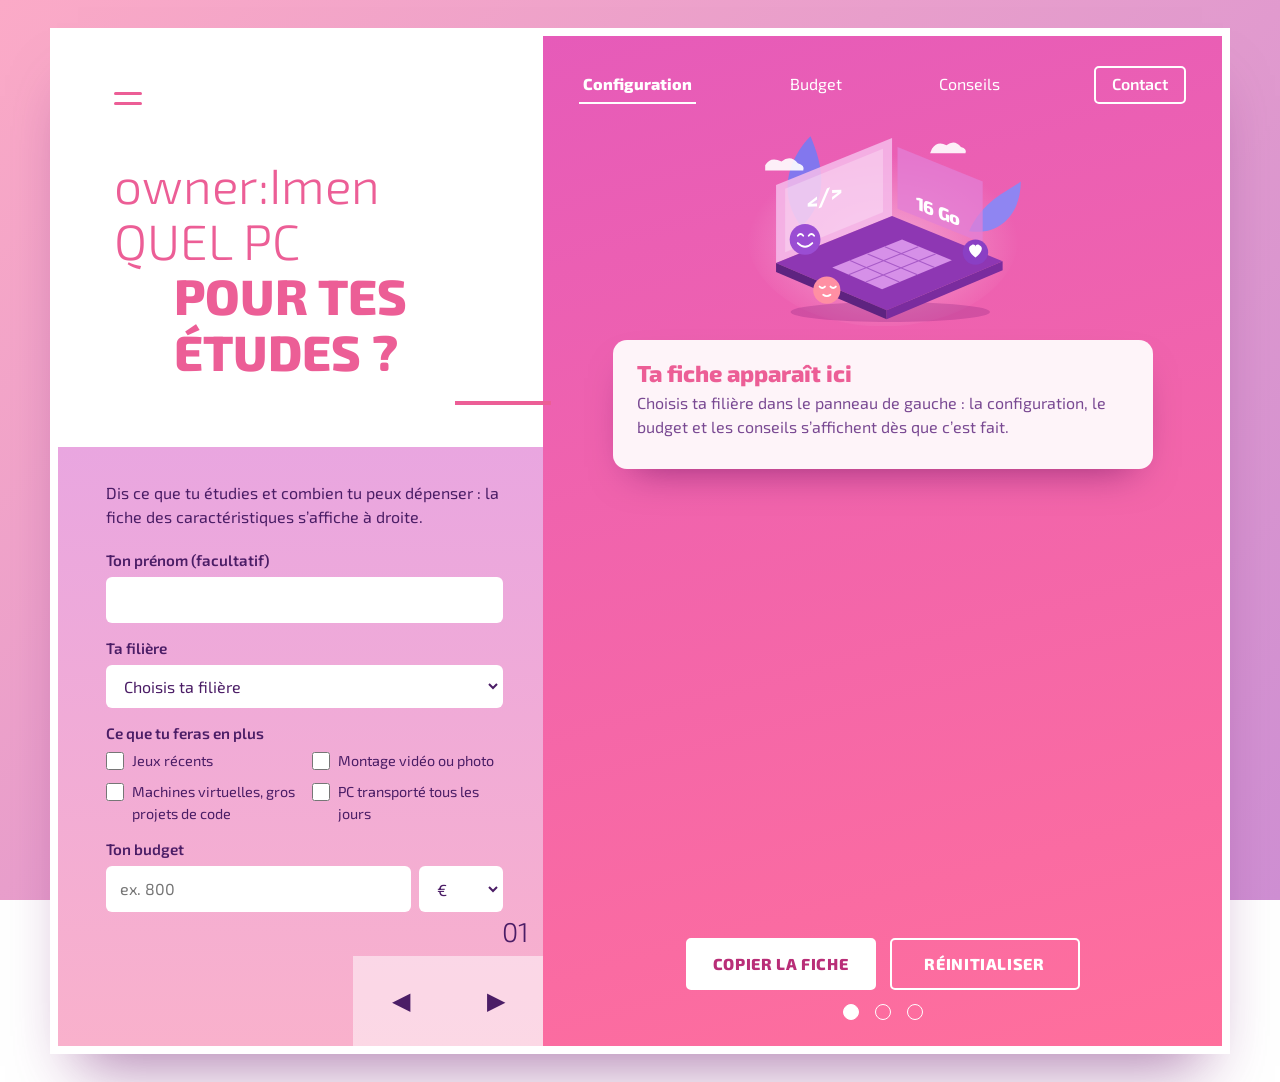
<file: index.html>
<!DOCTYPE html>
<html lang="fr">
<head>
<meta charset="utf-8">
<meta name="viewport" content="width=device-width, initial-scale=1, viewport-fit=cover">
<title>Quel PC pour tes études ?</title>
<link rel="preconnect" href="https://fonts.googleapis.com">
<link rel="preconnect" href="https://fonts.gstatic.com" crossorigin>
<link href="https://fonts.googleapis.com/css2?family=Exo+2:wght@300;400;600;800&display=swap" rel="stylesheet">
<link rel="stylesheet" href="style.css">
</head>
<body>
<main class="frame">
<section class="left" aria-label="Ton profil">
<div class="top">
<span class="burger" aria-hidden="true"><i></i><i></i></span>
<h1><span>
    owner:Imen<br>QUEL PC</span><span class="t2">POUR TES ÉTUDES ?</span></h1>
<span class="bar" aria-hidden="true"></span>
</div>
<div class="bottom">
<p class="intro">Dis ce que tu étudies et combien tu peux dépenser : la fiche des caractéristiques s’affiche à droite.</p>
<div class="f"><label for="nom">Ton prénom (facultatif)</label><input id="nom" type="text" autocomplete="given-name"></div>
<div class="f"><label for="fil">Ta filière</label><select id="fil"><option value="">Choisis ta filière</option></select></div>
<fieldset class="f"><legend>Ce que tu feras en plus</legend>
<div class="checks">
<label class="chk"><input type="checkbox" id="jeux"><span>Jeux récents</span></label>
<label class="chk"><input type="checkbox" id="video"><span>Montage vidéo ou photo</span></label>
<label class="chk"><input type="checkbox" id="vm"><span>Machines virtuelles, gros projets de code</span></label>
<label class="chk"><input type="checkbox" id="mob"><span>PC transporté tous les jours</span></label>
</div>
</fieldset>
<div class="f"><label for="bud">Ton budget</label>
<div class="row"><input id="bud" type="number" min="0" step="50" inputmode="numeric" placeholder="ex. 800"><select id="cur" aria-label="Devise"><option value="EUR">€</option><option value="TND">DT</option></select></div></div>
</div>
<div class="pager"><b id="cnt" aria-hidden="true">01</b><div><button id="prev" aria-label="Page précédente">◀</button><button id="next" aria-label="Page suivante">▶</button></div></div>
</section>
<section class="right" aria-label="Ta fiche">
<nav aria-label="Sections">
<button data-v="0">Configuration</button>
<button data-v="1">Budget</button>
<button data-v="2">Conseils</button>
<a href="index2.html">Contact</a> 
</nav>
<svg class="laptop" viewBox="0 0 320 230" role="img" aria-label="Illustration d’un ordinateur portable">
<defs><radialGradient id="g" cx="50%" cy="55%" r="50%"><stop offset="0" stop-color="#fff" stop-opacity=".45"/><stop offset="1" stop-color="#fff" stop-opacity="0"/></radialGradient></defs>
<ellipse cx="160" cy="130" rx="150" ry="100" fill="url(#g)"/>
<ellipse cx="168" cy="214" rx="110" ry="11" fill="#7a1a7a" opacity=".25"/>
<path d="M70 120C40 80 60 40 80 20 95 55 100 90 70 120Z" fill="#8277EE"/>
<path d="M255 125C270 90 300 80 312 70 312 105 290 130 255 125Z" fill="#8F85F2"/>
<path d="M30 52q6-10 18-4 10-8 18 2 8 2 6 8H30Z" fill="#fff" opacity=".9"/>
<path d="M214 34q6-9 16-4 9-7 16 2 7 2 5 7h-39Z" fill="#fff" opacity=".9"/>
<polygon points="42,160 170,108 170,22 42,74" fill="#F6BCEB" opacity=".85"/>
<polygon points="52,148 160,104 160,34 52,78" fill="#fff" opacity=".25"/>
<text transform="matrix(1 -.4 0 1 0 0)" x="76" y="134" fill="#fff" font-size="24" font-weight="800" font-family="Exo 2,sans-serif">&lt;/&gt;</text>
<polygon points="42,160 170,108 292,158 164,212" fill="#8E37B3"/>
<polygon points="42,160 164,212 164,222 42,170" fill="#5E2380"/>
<polygon points="164,212 292,158 292,168 164,222" fill="#7A2C9E"/>
<polygon points="104,165 181,134 236,157 159,189" fill="#D690E8"/>
<path d="M123 157L178 181M143 150L198 173M162 142L217 165M122 173L199 142M141 181L218 150" stroke="#A85BC8" stroke-width="1.2" fill="none"/>
<polygon points="176,100 270,138 270,70 176,32" fill="#E37FD6" opacity=".75"/>
<text transform="matrix(1 .4 0 1 0 0)" x="196" y="22" fill="#fff" font-size="20" font-weight="800" font-family="Exo 2,sans-serif">16 Go</text>
<circle cx="74" cy="134" r="17" fill="#9A4DD3"/>
<path d="M66 130q3-4 6 0M78 130q3-4 6 0M66 138q8 8 16 0" stroke="#fff" fill="none" stroke-width="2" stroke-linecap="round"/>
<circle cx="98" cy="190" r="15" fill="#FF8FA3"/>
<path d="M90 186q3 3 6 0M102 186q3 3 6 0M94 195q4 3 8 0" stroke="#fff" fill="none" stroke-width="2" stroke-linecap="round"/>
<circle cx="262" cy="148" r="14" fill="#8A3FC4"/>
<path d="M262 154c-8-6-9-12-4-14 2-1 4 0 4 2 0-2 2-3 4-2 5 2 4 8-4 14Z" fill="#fff"/>
</svg>
<div class="glass" id="out" aria-live="polite"></div>
<div class="cta">
<button class="btn solid" id="copy">Copier la fiche</button>
<button class="btn line" id="reset">Réinitialiser</button>
</div>
<div class="dots" role="group" aria-label="Pages"><button data-v="0" aria-label="Configuration"></button><button data-v="1" aria-label="Budget"></button><button data-v="2" aria-label="Conseils"></button></div>
</section>
</main>
<script src="script.js"></script>
</body>
</html>
</file>
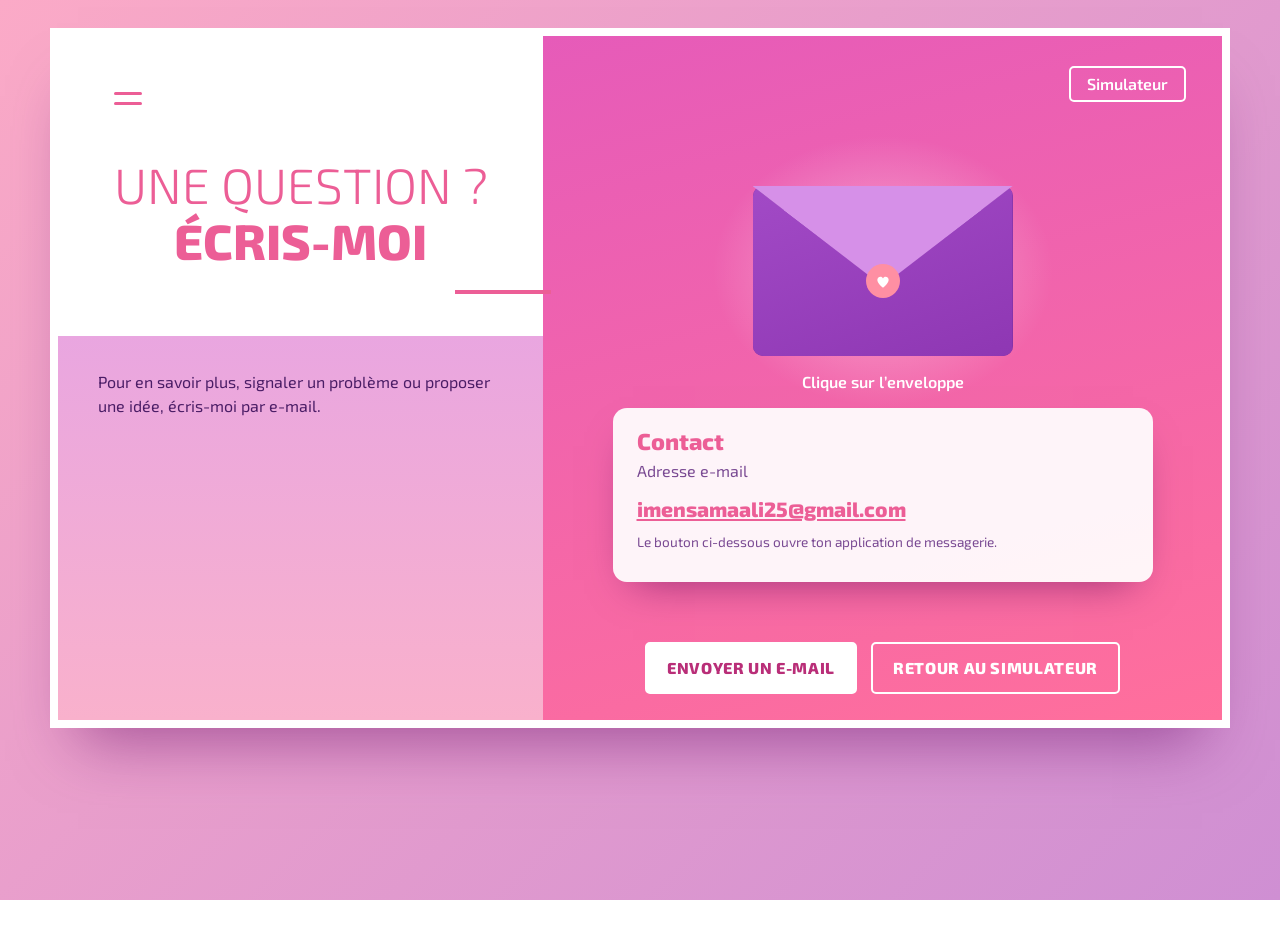
<file: index2.html>
<!DOCTYPE html>
<html lang="fr">
<head>
<meta charset="utf-8">
<meta name="viewport" content="width=device-width, initial-scale=1, viewport-fit=cover">
<title>Contact</title>
<link rel="preconnect" href="https://fonts.googleapis.com">
<link rel="preconnect" href="https://fonts.gstatic.com" crossorigin>
<link href="https://fonts.googleapis.com/css2?family=Exo+2:wght@300;400;600;800&display=swap" rel="stylesheet">
<style>
:root{--bg1:#FBAAC7;--bg2:#CF8FD3;--rim:#FFFFFF;--paper:#FFFFFF;--title:#EC5E96;--ink:#4B1D66;--soft:#7A4A93;--pa:#E9A6E0;--pb:#F9B1CC;--ra:#E65BB9;--rb:#FF6F9C;--glass:rgba(255,255,255,.93);--accent:#D63D86;color-scheme:light;box-sizing:border-box;padding-top:env(safe-area-inset-top,0px);padding-bottom:env(safe-area-inset-bottom,0px)}
@media (prefers-color-scheme:dark){:root{--bg1:#2B1036;--bg2:#4A1D6B;--rim:#2A1840;--paper:#1B0F2D;--title:#FF8DBE;--ink:#F5E8FF;--soft:#C9A9DE;--pa:#3F1D5E;--pb:#58245F;--ra:#6B1F75;--rb:#9B2B66;--glass:rgba(27,15,45,.92);--accent:#FF8DBE;color-scheme:dark}}
*,*::before,*::after{box-sizing:border-box}
[hidden]{display:none!important}
body{margin:0;min-height:100vh;background:linear-gradient(135deg,var(--bg1),var(--bg2)) fixed;color:var(--ink);font-family:"Exo 2",system-ui,-apple-system,"Segoe UI",sans-serif;line-height:1.5}
.frame{width:calc(100% - 40px);max-width:1180px;min-height:700px;margin:28px auto;display:grid;grid-template-columns:minmax(0,5fr) minmax(0,7fr);border:8px solid var(--rim);background:var(--rim);box-shadow:0 40px 60px -28px rgba(110,20,110,.55)}
.left{position:relative;z-index:2;display:flex;flex-direction:column;gap:8px;background:var(--rim);min-width:0}
.top{position:relative;padding:56px 28px 60px 56px;background:var(--paper)}
.burger{display:block;width:28px;margin-bottom:52px}
.burger i{display:block;height:3px;margin:0 0 7px;background:var(--title);border-radius:2px}
h1{margin:0;font-weight:300;color:var(--title);line-height:1.12;font-size:clamp(2rem,4.2vw,3.1rem)}
h1 span{display:block}
.t2{font-weight:800;margin-left:1.2em}
.bar{position:absolute;right:-8px;bottom:34px;width:96px;height:4px;background:var(--title)}
.bottom{flex:1;padding:34px 40px;background:linear-gradient(180deg,var(--pa),var(--pb))}
.intro{margin:0}
.right{display:flex;flex-direction:column;align-items:center;gap:14px;min-width:0;padding:30px 36px 26px;background:linear-gradient(165deg,var(--ra),var(--rb));color:#fff}
nav{display:flex;justify-content:flex-end;width:100%}
nav a{padding:4px 16px;border:2px solid #fff;border-radius:5px;color:#fff;font-weight:600;text-decoration:none}
nav a:hover{background:#fff;color:#B92E78}
a:focus-visible{outline:3px solid var(--accent);outline-offset:2px}

/* Enveloppe cliquable */
.stage{position:relative;display:flex;flex-direction:column;align-items:center;gap:14px;margin-top:70px}
.stage::before{content:"";position:absolute;left:50%;top:-50px;width:340px;height:270px;transform:translateX(-50%);background:radial-gradient(closest-side,rgba(255,255,255,.45),transparent);pointer-events:none}
.env{position:relative;width:260px;height:170px;padding:0;border:0;background:none;cursor:pointer;perspective:800px}
.env:focus-visible{outline:3px solid #fff;outline-offset:10px;border-radius:12px}
.back,.front,.flap,.paper,.seal{position:absolute}
.back{inset:0;border-radius:10px;background:#7A2C9E}
.paper{left:12%;right:12%;top:12px;height:140px;z-index:1;display:flex;flex-direction:column;align-items:center;gap:4px;padding-top:12px;background:#fff;border-radius:6px;color:#D63D86;font-size:1.5rem;font-weight:800;box-shadow:0 2px 8px rgba(80,0,80,.25);transition:transform .6s ease .25s}
.front{inset:0;z-index:2;border-radius:10px;background:linear-gradient(160deg,#A24AC6,#8E37B3);clip-path:polygon(0 0,50% 58%,100% 0,100% 100%,0 100%)}
.flap{left:0;right:0;top:0;height:100px;z-index:3;background:#D690E8;clip-path:polygon(0 0,100% 0,50% 100%);transform-origin:top center;transition:transform .5s ease,z-index 0s .25s}
.seal{left:50%;top:78px;z-index:4;width:34px;height:34px;margin-left:-17px;display:grid;place-items:center;border-radius:50%;background:#FF8FA3;color:#fff;transition:opacity .2s}
.env.open .flap{transform:rotateX(180deg);z-index:0}
.env.open .paper{transform:translateY(-78px)}
.env.open .seal{opacity:0}
.hint{position:relative;margin:0;font-weight:600}

.glass{width:min(100%,540px);padding:20px 24px;background:var(--glass);border-radius:14px;color:var(--ink);box-shadow:0 18px 40px -20px rgba(80,0,80,.6)}
.glass h2{margin:0 0 4px;font-size:1.45rem;font-weight:800;line-height:1.15;color:var(--title)}
.glass p{margin:0 0 10px}
.meta{color:var(--soft)}
.mail{display:block;margin:4px 0 8px;font-size:1.3rem;font-weight:800;color:var(--title);overflow-wrap:anywhere}
.foot{margin:12px 0 0;font-size:.85rem;color:var(--soft)}
.cta{display:flex;flex-wrap:wrap;justify-content:center;gap:14px;margin-top:auto;padding-top:8px}
.btn{display:inline-block;min-width:190px;padding:12px 20px;border:2px solid #fff;border-radius:5px;font-weight:800;letter-spacing:.04em;text-transform:uppercase;text-align:center;text-decoration:none}
.solid{background:#fff;color:#B92E78}
.line{background:transparent;color:#fff}
.don{margin-top:4px;background:#FFE45C;border-color:#FFE45C;color:#4B1D66}
@media (max-width:860px){.frame{grid-template-columns:minmax(0,1fr);width:calc(100% - 24px);margin:12px auto}.top{padding:32px 24px 52px}.burger{margin-bottom:32px}.bottom{padding:28px 24px}.right{padding:24px 18px}}
@media (max-width:480px){.btn{min-width:100%}}
@media (prefers-reduced-motion:reduce){*{transition:none!important}}
</style>
</head>
<body>
<main class="frame">
<section class="left" aria-label="Contact">
<div class="top">
<span class="burger" aria-hidden="true"><i></i><i></i></span>
<h1><span>UNE QUESTION ?</span><span class="t2">ÉCRIS-MOI</span></h1>
<span class="bar" aria-hidden="true"></span>
</div>
<div class="bottom">
<p class="intro">Pour en savoir plus, signaler un problème ou proposer une idée, écris-moi par e-mail.</p>
</div>
</section>
<section class="right" aria-label="Coordonnées">
<nav aria-label="Navigation"><a href="index.html">Simulateur</a></nav>

<div class="stage">
<button class="env" id="env" type="button" aria-expanded="false" aria-controls="c2" aria-label="Enveloppe de remerciement">
<span class="back"></span>
<span class="paper">Merci !<svg viewBox="0 0 24 24" width="28" height="28" aria-hidden="true"><path d="M12 21C5 15.5 3 11 5.5 7.8 7.5 5.4 11 6 12 8.5 13 6 16.5 5.4 18.5 7.8 21 11 19 15.5 12 21Z" fill="currentColor"/></svg></span>
<span class="front"></span>
<span class="flap"></span>
<span class="seal"><svg viewBox="0 0 24 24" width="18" height="18" aria-hidden="true"><path d="M12 21C5 15.5 3 11 5.5 7.8 7.5 5.4 11 6 12 8.5 13 6 16.5 5.4 18.5 7.8 21 11 19 15.5 12 21Z" fill="currentColor"/></svg></span>
</button>
<p class="hint" id="hint">Clique sur l’enveloppe</p>
</div>

<div class="glass">
<div id="c1">
<h2>Contact</h2>
<p class="meta">Adresse e-mail</p>
<a class="mail" href="mailto:imensamaali25@gmail.com?subject=Question%20sur%20le%20simulateur%20PC">imensamaali25@gmail.com</a>
<p class="foot">Le bouton ci-dessous ouvre ton application de messagerie.</p>
</div>
<div id="c2" hidden>
<h2>Merci !</h2>
<p class="meta">Merci de ta visite et de ta confiance.</p>
<p>Si ce simulateur t’a aidé à choisir ton PC, tu peux soutenir le projet avec un don. C’est libre et facultatif.</p>
<!-- Remplace le lien ci-dessous par ton propre lien de don (PayPal.me, Buy Me a Coffee, etc.) -->
<a class="btn don" href="https://www.paypal.me/TON-NOM" target="_blank" rel="noopener">Faire un don</a>
</div>
</div>

<div class="cta">
<a class="btn solid" href="mailto:imensamaali25@gmail.com?subject=Question%20sur%20le%20simulateur%20PC">Envoyer un e-mail</a>
<a class="btn line" href="index.html">Retour au simulateur</a>
</div>
</section>
</main>
<script>
const env=document.getElementById("env"),c1=document.getElementById("c1"),c2=document.getElementById("c2"),hint=document.getElementById("hint");
env.addEventListener("click",()=>{
  const open=env.getAttribute("aria-expanded")!=="true";
  env.setAttribute("aria-expanded",String(open));
  env.classList.toggle("open",open);
  c1.hidden=open;
  c2.hidden=!open;
  hint.textContent=open?"Clique à nouveau pour refermer l’enveloppe":"Clique sur l’enveloppe";
});
</script>
</body>
</html>
</file>
<file: style.css>
:root{--bg1:#FBAAC7;--bg2:#CF8FD3;--rim:#FFFFFF;--paper:#FFFFFF;--title:#EC5E96;--ink:#4B1D66;--soft:#7A4A93;--pa:#E9A6E0;--pb:#F9B1CC;--ra:#E65BB9;--rb:#FF6F9C;--glass:rgba(255,255,255,.93);--field:#FFFFFF;--line:#D9B3E6;--ok:#17704A;--okbg:#DDF3E8;--warn:#9B4308;--warnbg:#FFEBD6;--infobg:#EFE3FA;--hi:#FFE45C;--accent:#D63D86;color-scheme:light;
box-sizing:border-box;padding-top:env(safe-area-inset-top,0px);padding-bottom:env(safe-area-inset-bottom,0px)}
@media (prefers-color-scheme:dark){:root:not([data-theme="light"]){--bg1:#2B1036;--bg2:#4A1D6B;--rim:#2A1840;--paper:#1B0F2D;--title:#FF8DBE;--ink:#F5E8FF;--soft:#C9A9DE;--pa:#3F1D5E;--pb:#58245F;--ra:#6B1F75;--rb:#9B2B66;--glass:rgba(27,15,45,.92);--field:#2A1840;--line:#5A3A78;--ok:#6FDBA3;--okbg:#14352A;--warn:#FFB877;--warnbg:#3A2812;--infobg:#2A1D4D;--hi:#76680F;--accent:#FF8DBE;color-scheme:dark}}
:root[data-theme="dark"]{--bg1:#2B1036;--bg2:#4A1D6B;--rim:#2A1840;--paper:#1B0F2D;--title:#FF8DBE;--ink:#F5E8FF;--soft:#C9A9DE;--pa:#3F1D5E;--pb:#58245F;--ra:#6B1F75;--rb:#9B2B66;--glass:rgba(27,15,45,.92);--field:#2A1840;--line:#5A3A78;--ok:#6FDBA3;--okbg:#14352A;--warn:#FFB877;--warnbg:#3A2812;--infobg:#2A1D4D;--hi:#76680F;--accent:#FF8DBE;color-scheme:dark}
html{scroll-padding-top:env(safe-area-inset-top,0px)}
*,*::before,*::after{box-sizing:border-box}
body{margin:0;min-height:100vh;background:linear-gradient(135deg,var(--bg1),var(--bg2)) fixed;color:var(--ink);font-family:"Exo 2",system-ui,-apple-system,"Segoe UI",sans-serif;line-height:1.5}
.frame{width:calc(100% - 40px);max-width:1180px;min-height:700px;margin:28px auto;display:grid;grid-template-columns:minmax(0,5fr) minmax(0,7fr);border:8px solid var(--rim);background:var(--rim);box-shadow:0 40px 60px -28px rgba(110,20,110,.55)}
.left{position:relative;z-index:2;display:flex;flex-direction:column;gap:8px;background:var(--rim);min-width:0}
.top{position:relative;padding:56px 28px 60px 56px;background:var(--paper)}
.burger{display:block;width:28px;margin-bottom:52px}
.burger i{display:block;height:3px;margin:0 0 7px;background:var(--title);border-radius:2px}
h1{margin:0;font-weight:300;color:var(--title);line-height:1.12;font-size:clamp(2rem,4.2vw,3.1rem)}
h1 span{display:block}
.t2{font-weight:800;margin-left:1.2em}
.bar{position:absolute;right:-8px;bottom:34px;width:96px;height:4px;background:var(--title)}
.bottom{flex:1;padding:34px 40px 120px 48px;background:linear-gradient(180deg,var(--pa),var(--pb));color:var(--ink)}
.intro{margin:0 0 20px}
.f{margin:0 0 14px;border:0;padding:0;min-width:0}
label,legend{display:block;margin:0 0 5px;padding:0;font-weight:600;font-size:.95rem}
input[type=text],input[type=number],select{width:100%;font:inherit;color:var(--ink);background:var(--field);border:2px solid transparent;border-radius:6px;padding:9px 12px}
:is(input,select,button):focus-visible{outline:3px solid var(--accent);outline-offset:2px}
.checks{display:grid;grid-template-columns:1fr 1fr;gap:10px 14px}
.chk{display:flex;gap:8px;align-items:flex-start;margin:0;font-weight:400;font-size:.9rem;cursor:pointer}
.chk input{flex:none;width:18px;height:18px;margin:2px 0 0;accent-color:var(--accent)}
.row{display:grid;grid-template-columns:1fr 84px;gap:8px}
.pager{position:absolute;right:0;bottom:0;width:190px}
.pager b{display:block;padding:0 14px 4px;text-align:right;font-weight:300;font-size:1.7rem;color:var(--ink)}
.pager div{display:grid;grid-template-columns:1fr 1fr;height:90px;background:rgba(255,255,255,.5)}
.pager button{border:0;background:transparent;color:var(--ink);font-size:1.5rem;cursor:pointer}
.right{display:flex;flex-direction:column;align-items:center;gap:14px;min-width:0;padding:30px 36px 26px;background:linear-gradient(165deg,var(--ra),var(--rb));color:#fff}
nav{display:flex;flex-wrap:wrap;justify-content:space-between;gap:6px 12px;width:100%}
nav button{border:0;border-bottom:2px solid transparent;background:none;color:#fff;font:inherit;padding:6px 4px;cursor:pointer}
nav button[aria-current=true]{font-weight:800;border-bottom-color:#fff}
.laptop{flex:none;width:min(100%,290px);height:auto}
.glass{width:min(100%,540px);padding:20px 24px;background:var(--glass);border-radius:14px;color:var(--ink);box-shadow:0 18px 40px -20px rgba(80,0,80,.6)}
.glass h2{margin:0 0 4px;font-size:1.45rem;font-weight:800;line-height:1.15;color:var(--title);overflow-wrap:anywhere}
.meta{margin:0 0 10px;color:var(--soft)}
.big{margin:0 0 4px;font-size:2rem;font-weight:800;line-height:1.1;color:var(--title)}
dl{margin:0}
.spec{display:grid;grid-template-columns:140px 1fr;gap:3px 14px;padding:9px 0;border-bottom:1.5px dashed var(--line)}
.spec dt{color:var(--soft)}
.spec dd{margin:0;font-weight:600}
.hl{background:linear-gradient(transparent 52%,var(--hi) 52%);padding:0 .2em;margin:0 -.2em}
.verdict{margin:12px 0 0;padding:12px 14px;border-radius:6px;border-left:4px solid}
.verdict.ok{background:var(--okbg);color:var(--ok);border-color:var(--ok)}
.verdict.warn{background:var(--warnbg);color:var(--warn);border-color:var(--warn)}
.verdict.info{background:var(--infobg);color:var(--ink);border-color:var(--soft)}
.glass ul{margin:0;padding-left:20px;color:var(--soft)}
.glass li{margin:0 0 6px}
.foot{margin:12px 0 0;font-size:.85rem;color:var(--soft)}
.cta{display:flex;flex-wrap:wrap;justify-content:center;gap:14px;margin-top:auto;padding-top:8px}
.btn{min-width:190px;padding:12px 20px;border:2px solid #fff;border-radius:5px;font:inherit;font-weight:800;letter-spacing:.04em;text-transform:uppercase;cursor:pointer}
.solid{background:#fff;color:#B92E78}
.line{background:transparent;color:#fff}
.dots{display:flex;gap:16px}
.dots button{width:16px;height:16px;padding:0;border:1.5px solid #fff;border-radius:50%;background:transparent;cursor:pointer}
.dots button[aria-current=true]{background:#fff}
@media (max-width:860px){
.frame{grid-template-columns:minmax(0,1fr);width:calc(100% - 24px);margin:12px auto}
.top{padding:32px 24px 52px}
.burger{margin-bottom:32px}
.bottom{padding:28px 24px}
.pager{position:static;width:auto}
.pager div{height:64px}
.right{padding:24px 18px}
.spec{grid-template-columns:1fr}
}
@media (max-width:480px){.checks{grid-template-columns:1fr}.btn{min-width:100%}}
nav a{padding:4px 16px;border:2px solid #fff;border-radius:5px;color:#fff;font-weight:600;text-decoration:none}
nav a:hover{background:#fff;color:#B92E78}
</file>
